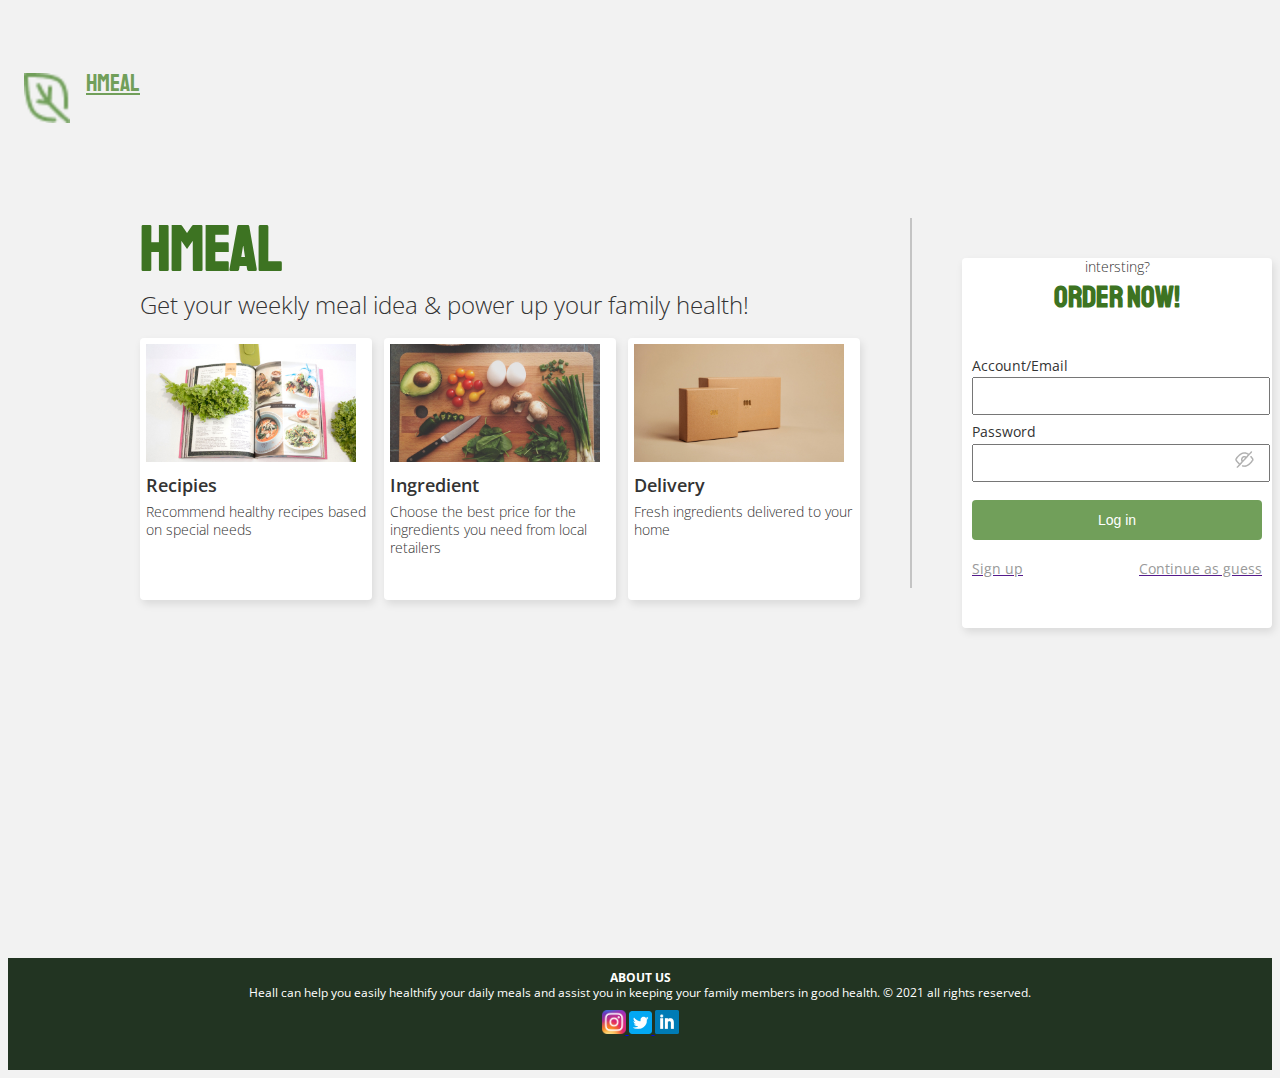
<file: welcom.html>
<!DOCTYPE html>
<html lang="en">
<head>
    <meta charset="UTF-8">
    <meta http-equiv="X-UA-Compatible" content="IE=edge">
    <meta name="viewport" content="width=device-width, initial-scale=1.0">

    <title>Home</title>
    <link rel="preconnect" href="https://fonts.googleapis.com">
    <link rel="preconnect" href="https://fonts.gstatic.com" crossorigin>
    <link href="https://fonts.googleapis.com/css2?family=Open+Sans:wght@300;400;600;700&family=Staatliches&display=swap" rel="stylesheet">
    <link rel="stylesheet" href="https://cdn.staticfile.org/twitter-bootstrap/3.3.7/css/bootstrap.min.css">
    <link rel="stylesheet" href="./assets/css/nav.css">
    <link rel="stylesheet" href="./assets/css/welcome.css">
</head>
<body>
    <header>
        <nav>
            <nav class="navbar navbar-default navbar-fixed-top" role="navigation">
                <div class="container-fluid">
                    <div class="navbar-header">
                        <img src="./assets/img/Laptop/Group.png" alt="logo" class="navbar-brand">
                        <a class="navbar-brand" href="./index.html">Hmeal</a>
                    </div>

                </div>
            </nav>
        </nav>
    </header>
    <main>
        <div class="container centerbox">
            <div class="main-grid">
                <div class="introwrapper">
                    <div class="services-intro">
                        <h1 class="services-intro-title">Hmeal</h1>
                        <p class="services-intro-detail">Get your weekly meal idea & power up your family health!</p>
                    </div>
                    <div class="intro-cardwrapper">
                        <div class="card intro-card container">
                            <img src="./assets/img/Recipies.jpg" alt="">
                            <h3>Recipies</h3>
                            <p>Recommend healthy recipes based on special needs</p>
                        </div>
                        <div class="card intro-card container">
                            <img src="./assets/img/Ingredient.jpg" alt="">
                            <h3>Ingredient</h3>
                            <p>Choose the best price for the ingredients you need from local retailers</p>
                        </div>
                        <div class="card intro-card container">
                            <img src="./assets/img/Delivery.jpg" alt="">
                            <h3>Delivery</h3>
                            <p>Fresh ingredients delivered to your home</p>
                        </div>
                    </div>
                </div>

                <div class="log-in">
                    <img src="./assets/img/log-in-background.jpg" alt="" class="log-in-background">
                    <div class="card log-in-card container">
                        <div class="log-in-intro">
                            <p class="log-in-intro-smallword">intersting?</p>
                            <h2 class="log-in-intro-title">ORDER NOW!</h2>
                        </div>
                        <div class="log-in-function">
                            <label for="account">Account/Email</label>
                            <input type="text" id="account" account="account" required size="10">
                            <label for="password">Password</label>
                            <div class="layui-input-inline password">
                                <input type="text" id="password" required size="10">
                                <span class="eyes1">
                                    <img class="secreteyes1 fa" src="./assets/img/Group.png" alt="">
                                    <img class="secreteyesk1 none fa" src="./assets/img/Group-1.png" alt="">

                                </span>
                            </div>
                            <button class="log-in-button">Log in</button>
                        </div>
                        <div class="log-in-others">
                            <a href="">
                                <p>Sign up</p>
                            </a>
                            <a href="">
                                <p>Continue as guess</p>
                            </a>
                        </div>
                    </div>
                </div>
            </div>

        </div>


    </main>
    <footer>
        <div class="container">
            <p>
                <b>ABOUT US</b>
                <br>
                Heall can help you easily healthify your daily meals and assist you in keeping your family members in good health. © 2021 all rights reserved.
            </p>
            <div class="media-source">
                <a href=" ">
                    <img src="./assets/img/Laptop/instagram.png" alt="social media icon" width="24" height="24">
                </a>
                <a href="https://www.twitter.com/">
                    <img src="./assets/img/Laptop/twitter.png" alt="social media icon" width="23" height="23">
                </a>
                <a href="https://www.linkedin.com/">
                    <img src="./assets/img/Laptop/linkedin.png" alt="social media icon" width="24" height="24">
                </a>
            </div>

        </div>
    </footer>
    <script src="https://cdn.staticfile.org/jquery/2.1.1/jquery.min.js"></script>
    <script src="https://cdn.staticfile.org/twitter-bootstrap/3.3.7/js/bootstrap.min.js"></script>
</body>
</html>
</file>
<file: assets/css/nav.css>
/* font-family: 'Open Sans', sans-serif;
font-family: 'Staatliches', cursive; */
/* * {
  margin: 0px;
  padding: 0px;
} */
body {
  padding-top: 50px;
}
.navbar-default {
  background-color: #223422;
  border-color: #719f5a;
}
/* .navbar-brand {
  padding-right: 0px;
} */
.navbar-default .navbar-brand {
  color: #719f5a;
  font-family: 'Staatliches', cursive;
}
.navbar-default .navbar-brand:hover,
.navbar-default .navbar-brand:focus {
  color: #ffffff;
}
.navbar-default .navbar-text {
  color: #ecf0f1;
}
.navbar-default .navbar-nav > li > a {
  color: #ecf0f1;
}
.navbar-default .navbar-nav > li > a:hover,
.navbar-default .navbar-nav > li > a:focus {
  color: #ffffff;
}
.navbar-default .navbar-nav > .active > a,
.navbar-default .navbar-nav > .active > a:hover,
.navbar-default .navbar-nav > .active > a:focus {
  color: #ffffff;
  background-color: #719f5a;
}
.navbar-default .navbar-nav > .open > a,
.navbar-default .navbar-nav > .open > a:hover,
.navbar-default .navbar-nav > .open > a:focus {
  color: #ffffff;
  background-color: #719f5a;
}
.navbar-default .navbar-toggle {
  border-color: #719f5a;
}
.navbar-default .navbar-toggle:hover,
.navbar-default .navbar-toggle:focus {
  background-color: #719f5a;
}
.navbar-default .navbar-toggle .icon-bar {
  background-color: #223422;
}
.navbar-default .navbar-collapse,
.navbar-default .navbar-form {
  border-color: #223422;
}
.navbar-default .navbar-link {
  color: #ecf0f1;
}
.navbar-default .navbar-link:hover {
  color: #ffffff;
}
.navbar-brand {
  float: left;
  height: 50px;
  padding: 15px 0px;
  margin-left: 16px;
  font-size: 24px;
  line-height: 20px;
}
.nav-place {
  height: 50px;
}

.activepage {
  display: none;
}

.navbar-toggle {
  margin-top: 11px;
  margin-bottom: 11px;
  background-color: #719f5a;
}

footer {
  background-color: #223422;
  color: white;
  height: 100px;
  text-align: center;
  font-size: smaller;
  font-family: 'Open Sans';
  padding-top: 12px;
}
.media-source {
  padding-top: 10px;
}
.navbar > .container-fluid .navbar-brand {
  margin: none;
  margin-left: 16px;
}

@media (max-width: 768px) {
  .navbar-default .navbar-nav .open .dropdown-menu > li > a {
    color: #ecf0f1;
  }
  .navbar-default .navbar-nav .open .dropdown-menu > li > a:hover,
  .navbar-default .navbar-nav .open .dropdown-menu > li > a:focus {
    color: #ffffff;
  }
  .navbar-default .navbar-nav .open .dropdown-menu > .active > a,
  .navbar-default .navbar-nav .open .dropdown-menu > .active > a:hover,
  .navbar-default .navbar-nav .open .dropdown-menu > .active > a:focus {
    color: #ffffff;
    background-color: #719f5a;
  }
  .activepage {
    display: flex;
    justify-content: center;
    color: #ecf0f1;
    font-family: 'Staatliches', cursive;
    margin: auto;
    height: 50px;
    padding: 15px 15px;
    font-size: 18px;
    line-height: 20px;
    font-size: 24px;
    position: relative;
    left: -30px;
  }
  footer {
    background-color: #223422;
    color: white;
    height: 100px;
    text-align: center;
    font-family: 'Open Sans';
    padding-top: 12px;
  }
}
</file>
<file: assets/css/welcome.css>
/* font-family: 'Open Sans', sans-serif;
font-family: 'Staatliches', cursive; */
/* * {
  margin: 0px;
  padding: 0px;
} */
p,
.h1,
.h2,
.h3,
h1,
h2,
h3 {
  margin: 0px;
  padding: 0px;
}
body {
  font-family: 'Open Sans', sans-serif;
  font-size: 14px;
  line-height: 1.3;
  color: #333;
  background-color: #f2f2f2;
}

.services-intro {
  max-width: 350px;
  margin: auto;
  height: 200px;
  padding-top: 44px;
}
.services-intro-title {
  font-family: 'Staatliches', cursive;
  font-size: 64px;
  color: #3d7322;
}

.services-intro-detail {
  font-family: 'Open Sans', sans-serif;
  font-size: 18px;
  font-weight: 200;
  margin-top: -2px;
}

.card {
  background-color: #fff;
  border-radius: 4px;
  box-shadow: 2px 4px 8px 0px rgba(0, 0, 0, 0.1);
  max-width: 350px;
}

.intro-card {
  margin-bottom: 28px;
}
.intro-card img {
  margin: auto;
  margin-top: 15px;
  margin-bottom: 15px;
}

.intro-card p {
  margin-bottom: 27px;
}

.log-in {
  height: 400px;
  position: relative;
  padding-top: 32px;
}

.log-in-background {
  position: absolute;
  background-size: contain;
  width: 100vw;
  left: -15px;
  top: -9px;
  z-index: -1;
}
.log-in-card {
  padding-top: 18px;
  padding-bottom: 20px;
}
.log-in-intro-smallword {
  text-align: center;
  font-family: 'Open Sans', sans-serif;
  font-size: 14px;
  font-weight: 200;
  margin-bottom: 2px;
}
.log-in-intro-title {
  text-align: center;
  font-family: 'Staatliches', cursive;
  font-size: 30px;
  color: #3d7322;
}
.log-in-function {
  width: 290px;
  margin: auto;
  margin-top: 8px;
}
label {
  display: block;
  margin-bottom: 2px;
  font-family: 'Open Sans', sans-serif;
  font-size: 14px;
  font-weight: 400;
}
input {
  width: 290px;
  height: 32px;
  margin-bottom: 8px;
}
.log-in-button {
  width: 290px;
  background-color: #719f5a;
  height: 40px;
  color: #fff;
  border: none;
  border-radius: 4px;
  margin-top: 10px;
  font-size: 14px;
}

.log-in-others {
  width: 290px;
  margin: auto;
  margin-top: 40px;
  display: flex;
  justify-content: space-between;
}

.log-in-others p {
  display: inline;
  color: #999;
}

.layui-input-inline {
  position: relative;
}
.fa {
  position: absolute;
  display: inline-block;
  right: 8px;
  top: 7.5px;
  font-size: 20px;
  cursor: pointer;
  opacity: 0.3;
}
.none {
  display: none;
}

@media (min-width: 786px) {
  main {
    height: 100vh;
  }
  .centerbox {
    position: relative;
    top: 45%;
    transform: translate(0, -50%);
  }
  .main-grid {
    display: grid;
    grid-template-columns: 1fr 1fr;
    gap: 50px;
  }
  .services-intro {
    height: 130px;
    padding: 0px;
    max-width: none;
    margin: none;
  }
  .services-intro-title {
    margin-top: -10px;
  }
  .services-intro-detail {
    font-size: 24px;
  }
  .intro-cardwrapper {
    display: grid;
    grid-template-columns: 1fr 1fr 1fr;
    gap: 12px;
    height: 370px;
  }
  .intro-card {
    width: 220px;
    height: 250px;
    padding: 6px;
    margin: 0px;
  }
  .intro-card img {
    max-width: 210px;
    margin: auto;
  }
  .intro-card h3 {
    font-size: 18px;
    font-weight: 600;
    margin-top: 8px;
    margin-bottom: 5px;
  }
  .intro-card p {
    font-weight: 200;
  }

  .log-in {
    height: 370px;
    padding: 0px;
    padding-left: 50px;
    border-left: solid #c4c4c4 2px;
  }
  .log-in-card {
    max-width: 330px;
    margin: 0px;
    height: 370px;
    padding: 0px;
  }
  .log-in-background {
    display: none;
  }
  .log-in-intro {
    margin-top: 40px;
    margin-bottom: 40px;
  }
  .log-in-others {
    margin-top: 20px;
  }
}
</file>
